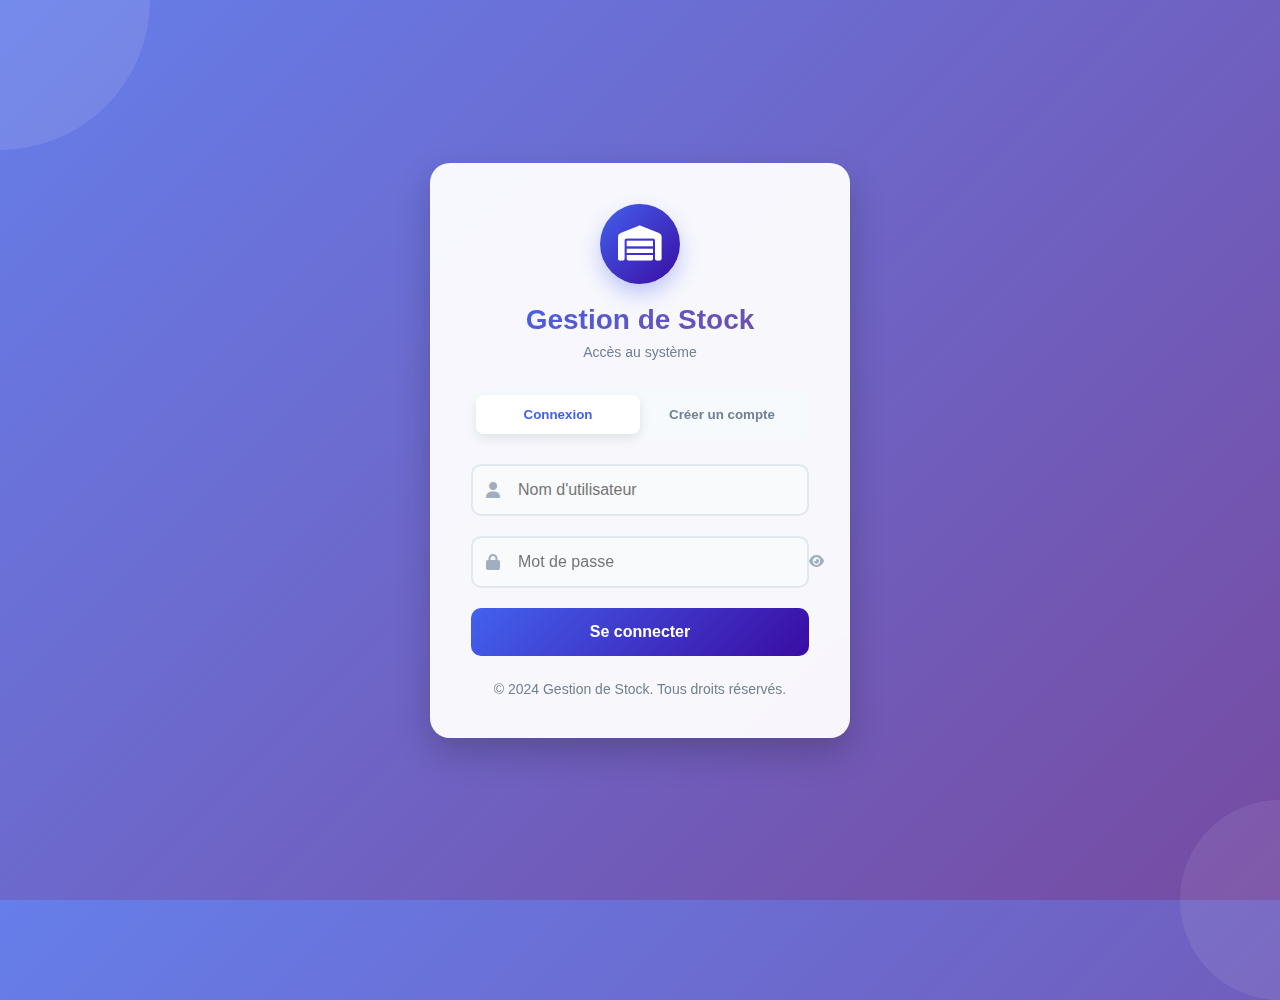
<file: dashboard.html>
<!DOCTYPE html>
<html lang="fr">
<head>
    <meta charset="UTF-8">
    <meta name="viewport" content="width=device-width, initial-scale=1.0">
    <title>Tableau de Bord - Gestion de Stock</title>
    <link rel="stylesheet" href="https://cdnjs.cloudflare.com/ajax/libs/font-awesome/6.4.0/css/all.min.css">
    <link rel="stylesheet" href="dashboard-style.css">
</head>
<body>
    <div class="container">
        <!-- ===== SIDEBAR ===== -->
        <div class="sidebar">
            <div class="logo">
                <h1>Gestion de Stock</h1>
                <p>Établissement Scolaire</p>
            </div>

            <nav class="menu">
                <a href="dashboard.html" class="menu-item active">
                    <i class="fas fa-tachometer-alt"></i>
                    <span>Tableau de Bord</span>
                </a>
                <a href="index.html" class="menu-item">
                    <i class="fas fa-shopping-cart"></i>
                    <span>Commandes</span>
                    <span class="badge">0</span>
                </a>
                <a href="#" class="menu-item">
                    <i class="fas fa-box"></i>
                    <span>Articles</span>
                </a>
                <a href="#" class="menu-item">
                    <i class="fas fa-warehouse"></i>
                    <span>Stock</span>
                </a>
                <a href="#" class="menu-item">
                    <i class="fas fa-users"></i>
                    <span>Utilisateurs</span>
                </a>
                <a href="#" class="menu-item">
                    <i class="fas fa-cog"></i>
                    <span>Paramètres</span>
                </a>
            </nav>

            <div class="user-info">
                <div class="user-avatar">
                    <i class="fas fa-user"></i>
                </div>
                <div class="user-details">
                    <h4 id="user-name">Utilisateur</h4>
                    <p id="user-role">Non connecté</p>
                </div>
            </div>

            <a href="#" class="logout-btn" id="logout-btn">
                <i class="fas fa-sign-in-alt"></i>
                <span>Connexion</span>
            </a>
        </div>

        <!-- ===== MAIN CONTENT ===== -->
        <div class="main-content">
            <!-- Header -->
             <meta http-equiv="Content-Security-Policy" content="default-src 'self'; script-src 'self' https://cdnjs.cloudflare.com; style-src 'self' https://cdnjs.cloudflare.com; font-src https://cdnjs.cloudflare.com;">
<meta name="viewport" content="width=device-width, initial-scale=1.0">
<meta name="description" content="نظام إدارة المخزون للمؤسسات التعليمية">
            <div class="header">
                <h1>
                    <i class="fas fa-tachometer-alt"></i>
                    Tableau de Bord
                </h1>
                <div class="header-actions">
                    <button class="notification-btn" id="notification-btn">
                        <i class="fas fa-bell"></i>
                        <span class="notification-badge">0</span>
                    </button>
                    <div class="current-date" id="current-date"></div>
                </div>
            </div>

            <!-- Stats Cards -->
            <div class="stats-grid">
                <div class="stat-card">
                    <div class="stat-header">
                        <div class="stat-icon">
                            <i class="fas fa-shopping-cart"></i>
                        </div>
                        <span class="stat-trend neutral">-</span>
                    </div>
                    <div class="stat-value">0</div>
                    <div class="stat-label">Commandes en Cours</div>
                </div>

                <div class="stat-card">
                    <div class="stat-header">
                        <div class="stat-icon">
                            <i class="fas fa-exclamation-triangle"></i>
                        </div>
                        <span class="stat-trend neutral">-</span>
                    </div>
                    <div class="stat-value">0</div>
                    <div class="stat-label">Articles en Rupture</div>
                </div>

                <div class="stat-card">
                    <div class="stat-header">
                        <div class="stat-icon">
                            <i class="fas fa-boxes"></i>
                        </div>
                        <span class="stat-trend neutral">-</span>
                    </div>
                    <div class="stat-value">0</div>
                    <div class="stat-label">Total des Articles</div>
                </div>

                <div class="stat-card">
                    <div class="stat-header">
                        <div class="stat-icon">
                            <i class="fas fa-chart-line"></i>
                        </div>
                        <span class="stat-trend neutral">-</span>
                    </div>
                    <div class="stat-value">0</div>
                    <div class="stat-label">Stock Disponible</div>
                </div>
            </div>

            <!-- Main Content Grid -->
            <div class="content-grid">
                <!-- Left Column: History -->
                <div class="section-card">
                    <div class="section-header">
                        <h2 class="section-title">
                            <i class="fas fa-history"></i>
                            Historique des Commandes
                        </h2>
                        <button class="view-all-btn" id="view-all-btn" disabled>
                            Voir Toutes
                            <i class="fas fa-arrow-right"></i>
                        </button>
                    </div>

                    <div class="empty-state">
                        <i class="fas fa-inbox"></i>
                        <h3>Système non configuré</h3>
                        <p>
                            Le système de gestion de stock n'a pas encore été configuré.<br>
                            Veuillez configurer les paramètres de base pour commencer.
                        </p>
                    </div>
                </div>

                <!-- Right Column: Stock Status -->
                <div class="section-card">
                    <div class="section-header">
                        <h2 class="section-title">
                            <i class="fas fa-chart-pie"></i>
                            État du Stock
                        </h2>
                    </div>

                    <div class="empty-state">
                        <i class="fas fa-warehouse"></i>
                        <h3>Configuration requise</h3>
                        <p>
                            Aucun article ou catégorie n'a été configuré.<br>
                            Configurez d'abord les articles et catégories.
                        </p>
                    </div>

                    <!-- Quick Actions (المحافظة على الأزرار الأخرى فقط) -->
                    <div class="quick-actions">
                        <div class="quick-action-btn" id="add-article-btn">
                            <i class="fas fa-box"></i>
                            <span>Ajouter Article</span>
                        </div>
                        <div class="quick-action-btn" id="add-category-btn">
                            <i class="fas fa-folder-plus"></i>
                            <span>Nouvelle Catégorie</span>
                        </div>
                        <div class="quick-action-btn" id="add-service-btn">
                            <i class="fas fa-concierge-bell"></i>
                            <span>Ajouter Service</span>
                        </div>
                        <div class="quick-action-btn" id="config-btn">
                            <i class="fas fa-cogs"></i>
                            <span>Configuration</span>
                        </div>
                    </div>
                </div>
            </div>

            <!-- Footer -->
            <div class="footer">
                <p>© 2024 Gestion de Stock - Établissement Scolaire</p>
                <p class="version">Système en attente de configuration • Version 1.0.0</p>
            </div>
        </div>
    </div>

    <!-- Modal pour Configuration -->
    <div class="modal" id="config-modal">
        <div class="modal-content">
            <div class="modal-header">
                <h3 class="modal-title">
                    <i class="fas fa-cogs"></i>
                    Configuration du Système
                </h3>
                <button class="close-btn" id="close-config-btn">&times;</button>
            </div>
            <div class="modal-body">
                <div class="config-options">
                    <div class="config-option" id="config-articles">
                        <i class="fas fa-box"></i>
                        <div>
                            <h4>Configurer les Articles</h4>
                            <p>Définir les articles et produits du stock</p>
                        </div>
                    </div>
                    <div class="config-option" id="config-categories">
                        <i class="fas fa-folder"></i>
                        <div>
                            <h4>Configurer les Catégories</h4>
                            <p>Créer des catégories pour organiser le stock</p>
                        </div>
                    </div>
                    <div class="config-option" id="config-services">
                        <i class="fas fa-concierge-bell"></i>
                        <div>
                            <h4>Configurer les Services</h4>
                            <p>Définir les services et départements</p>
                        </div>
                    </div>
                    <div class="config-option" id="config-users">
                        <i class="fas fa-users"></i>
                        <div>
                            <h4>Gérer les Utilisateurs</h4>
                            <p>Ajouter et gérer les comptes utilisateurs</p>
                        </div>
                    </div>
                </div>
            </div>
            <div class="modal-actions">
                <button class="modal-btn modal-btn-secondary" id="cancel-config-btn">
                    Annuler
                </button>
                <button class="modal-btn modal-btn-primary" id="save-config-btn">
                    Enregistrer
                </button>
            </div>
        </div>
    </div>

    <!-- Overlay de chargement -->
    <div id="loading-overlay">
        <div class="loading-content">
            <i class="fas fa-spinner fa-spin"></i>
            <p>Chargement...</p>
        </div>
    </div>

    <script src="dashboard-script.js"></script>
</body>
</html>
</file>
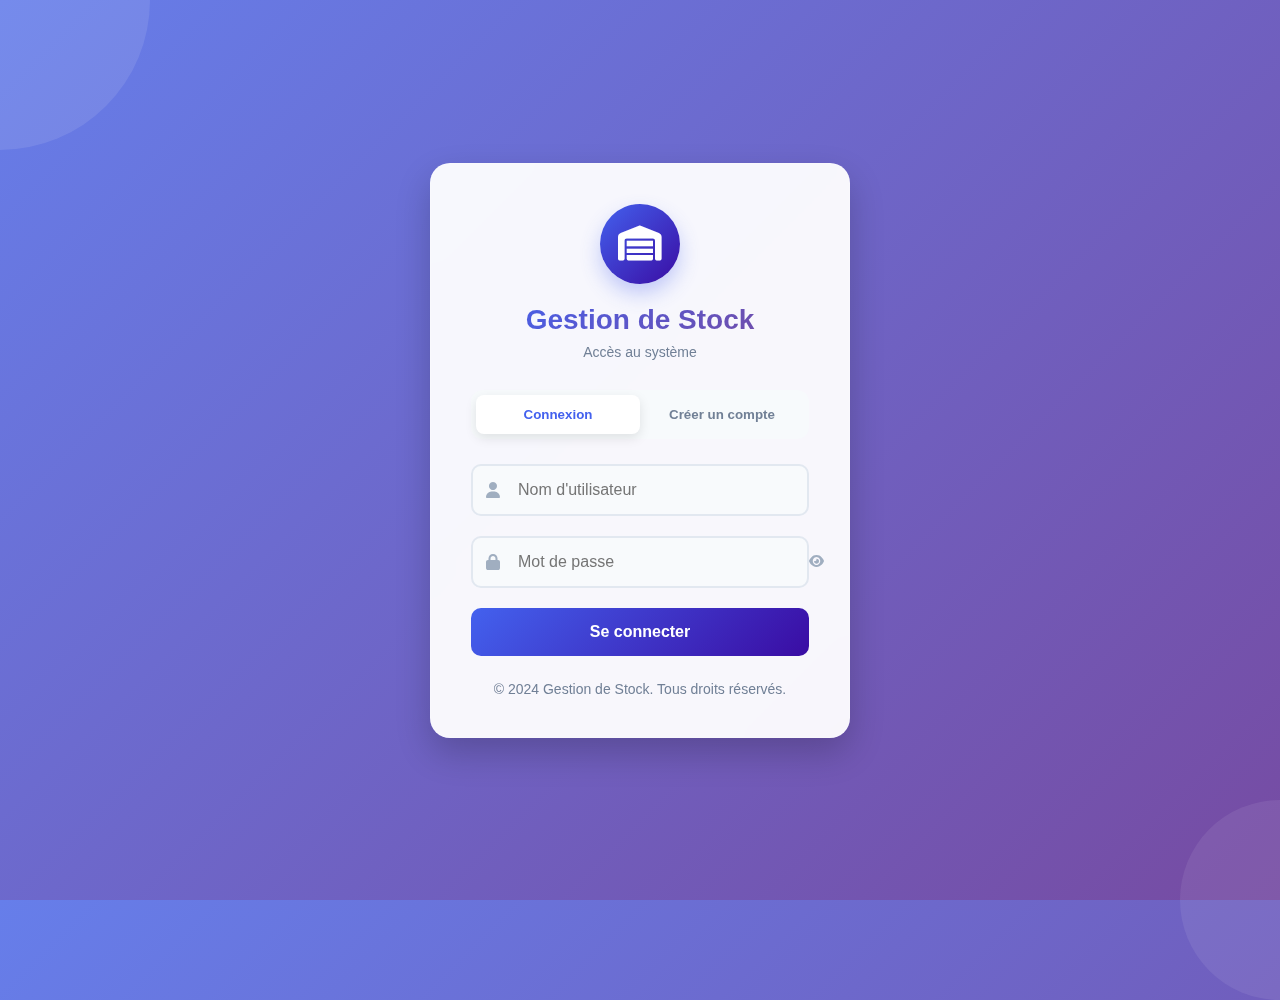
<file: login.html>
<!DOCTYPE html>
<html lang="fr">
<head>
    <meta charset="UTF-8">
    <title>Connexion - Gestion de Stock</title>
    <link rel="stylesheet" href="login.css">
    <link rel="stylesheet" href="https://cdnjs.cloudflare.com/ajax/libs/font-awesome/6.4.0/css/all.min.css">
</head>
<body>

<div class="auth-container">
    <div class="auth-card">

        <div class="auth-header">
            <div class="auth-logo">
                <i class="fas fa-warehouse"></i>
            </div>
            <h1 class="auth-title">Gestion de Stock</h1>
            <div class="auth-subtitle">Accès au système</div>
        </div>

        <div class="auth-tabs">
            <button class="auth-tab active" data-tab="login">Connexion</button>
            <button class="auth-tab" data-tab="signup">Créer un compte</button>
        </div>

        <!-- LOGIN -->
        <form class="auth-form active" id="login-form">
            <div class="form-group">
                <i class="fas fa-user"></i>
                <input type="text" id="login-username" placeholder="Nom d'utilisateur" class="form-input">
            </div>
            <div class="form-group">
                <i class="fas fa-lock"></i>
                <input type="password" id="login-password" placeholder="Mot de passe" class="form-input">
                <button type="button" class="password-toggle" id="toggle-login-password">
                    <i class="fas fa-eye"></i>
                </button>
            </div>
            <button type="button" id="loginBtn" class="auth-button">Se connecter</button>
            <div class="error-message" id="login-error">Identifiants incorrects</div>
        </form>

        <!-- SIGNUP -->
        <form class="auth-form" id="signup-form">
            <div class="form-group">
                <i class="fas fa-user-circle"></i>
                <input type="text" id="signup-name" placeholder="Nom complet" class="form-input">
            </div>
            <div class="form-group">
                <i class="fas fa-user"></i>
                <input type="text" id="signup-username" placeholder="Nom d'utilisateur" class="form-input">
            </div>
            <div class="form-group">
                <i class="fas fa-lock"></i>
                <input type="password" id="signup-password" placeholder="Mot de passe" class="form-input">
                <button type="button" class="password-toggle" id="toggle-signup-password">
                    <i class="fas fa-eye"></i>
                </button>
            </div>
            <div class="form-group">
                <i class="fas fa-user-tag"></i>
                <select id="signup-role" class="form-input">
                    <option value="user">User</option>
                    <option value="admin">Admin</option>
                </select>
            </div>
            <button type="button" id="signupBtn" class="auth-button">Créer compte</button>
            <div class="error-message" id="signup-error"></div>
        </form>

        <div class="auth-footer">
            <p>© 2024 Gestion de Stock. Tous droits réservés.</p>
        </div>

    </div>
</div>

<script src="login.js"></script>
</body>
</html>
</file>
<file: dashboard-style.css>
/* ===== VARIABLES ===== */
:root {
    --primary: #4361ee;
    --primary-dark: #3a56d4;
    --secondary: #7209b7;
    --success: #4cc9f0;
    --warning: #f72585;
    --info: #4895ef;
    --danger: #e63946;
    --light: #f8f9fa;
    --dark: #212529;
    --gray: #6c757d;
    --light-gray: #e9ecef;
    --border: #dee2e6;
    --sidebar-width: 250px;
    --header-height: 70px;
    --card-radius: 12px;
    --transition: all 0.3s ease;
}

/* ===== RESET & BASE ===== */
* {
    margin: 0;
    padding: 0;
    box-sizing: border-box;
}

body {
    font-family: 'Segoe UI', Tahoma, Geneva, Verdana, sans-serif;
    background: linear-gradient(135deg, #667eea 0%, #764ba2 100%);
    color: var(--dark);
    line-height: 1.6;
    min-height: 100vh;
}

/* ===== LAYOUT ===== */
.container {
    display: flex;
    min-height: 100vh;
}

/* ===== SIDEBAR ===== */
.sidebar {
    width: var(--sidebar-width);
    background: linear-gradient(180deg, var(--dark) 0%, #343a40 100%);
    color: white;
    padding: 25px 0;
    box-shadow: 5px 0 15px rgba(0, 0, 0, 0.1);
    z-index: 100;
    display: flex;
    flex-direction: column;
}

.logo {
    text-align: center;
    padding: 0 20px 30px;
    border-bottom: 1px solid rgba(255, 255, 255, 0.1);
    margin-bottom: 30px;
}

.logo h1 {
    font-size: 20px;
    font-weight: 600;
    margin-bottom: 5px;
    color: white;
}

.logo p {
    font-size: 12px;
    color: rgba(255, 255, 255, 0.7);
}

.menu {
    flex: 1;
    padding: 0 20px;
}

.menu-item {
    display: flex;
    align-items: center;
    padding: 14px 20px;
    margin-bottom: 8px;
    border-radius: 8px;
    color: rgba(255, 255, 255, 0.8);
    text-decoration: none;
    transition: var(--transition);
    cursor: pointer;
}

.menu-item:hover {
    background: rgba(255, 255, 255, 0.1);
    color: white;
    transform: translateX(5px);
}

.menu-item.active {
    background: var(--primary);
    color: white;
    box-shadow: 0 4px 12px rgba(67, 97, 238, 0.3);
}

.menu-item i {
    width: 24px;
    margin-right: 12px;
    font-size: 18px;
}

.menu-item span {
    font-size: 15px;
    font-weight: 500;
}

.badge {
    background: var(--warning);
    color: white;
    font-size: 12px;
    padding: 2px 8px;
    border-radius: 10px;
    margin-left: auto;
}

.badge.inactive {
    background: #6c757d !important;
    opacity: 0.7;
}

.user-info {
    padding: 25px 20px;
    border-top: 1px solid rgba(255, 255, 255, 0.1);
    margin-top: auto;
    display: flex;
    align-items: center;
}

.user-avatar {
    width: 45px;
    height: 45px;
    background: linear-gradient(135deg, var(--primary), var(--secondary));
    border-radius: 50%;
    display: flex;
    align-items: center;
    justify-content: center;
    margin-right: 12px;
    font-size: 18px;
    font-weight: 600;
}

.user-details h4 {
    font-size: 15px;
    font-weight: 600;
    margin-bottom: 3px;
}

.user-details p {
    font-size: 13px;
    color: rgba(255, 255, 255, 0.7);
}

.logout-btn {
    display: flex;
    align-items: center;
    justify-content: center;
    padding: 12px;
    margin: 20px;
    background: rgba(255, 255, 255, 0.1);
    border: 1px solid rgba(255, 255, 255, 0.2);
    border-radius: 8px;
    color: white;
    text-decoration: none;
    transition: var(--transition);
}

.logout-btn:hover {
    background: rgba(255, 255, 255, 0.2);
}

.logout-btn i {
    margin-right: 8px;
}

/* ===== MAIN CONTENT ===== */
.main-content {
    flex: 1;
    padding: 30px;
    overflow-y: auto;
    background: #f8f9fa;
}

/* ===== HEADER ===== */
.header {
    display: flex;
    justify-content: space-between;
    align-items: center;
    margin-bottom: 30px;
    padding-bottom: 20px;
    border-bottom: 2px solid var(--light-gray);
}

.header h1 {
    font-size: 28px;
    font-weight: 700;
    color: var(--dark);
    display: flex;
    align-items: center;
    gap: 10px;
}

.header h1 i {
    color: var(--primary);
}

.header-actions {
    display: flex;
    gap: 15px;
    align-items: center;
}

.current-date {
    background: white;
    padding: 10px 20px;
    border-radius: 8px;
    font-size: 14px;
    font-weight: 500;
    color: var(--gray);
    box-shadow: 0 2px 8px rgba(0, 0, 0, 0.1);
}

.notification-btn {
    position: relative;
    background: white;
    border: none;
    width: 45px;
    height: 45px;
    border-radius: 50%;
    display: flex;
    align-items: center;
    justify-content: center;
    cursor: pointer;
    box-shadow: 0 4px 12px rgba(0, 0, 0, 0.1);
    transition: var(--transition);
}

.notification-btn:hover {
    transform: translateY(-3px);
    box-shadow: 0 6px 15px rgba(0, 0, 0, 0.15);
}

.notification-badge {
    position: absolute;
    top: -5px;
    right: -5px;
    background: var(--warning);
    color: white;
    font-size: 11px;
    width: 20px;
    height: 20px;
    border-radius: 50%;
    display: flex;
    align-items: center;
    justify-content: center;
}

/* ===== STATS CARDS ===== */
.stats-grid {
    display: grid;
    grid-template-columns: repeat(auto-fit, minmax(250px, 1fr));
    gap: 25px;
    margin-bottom: 40px;
}

.stat-card {
    background: white;
    border-radius: var(--card-radius);
    padding: 25px;
    box-shadow: 0 5px 15px rgba(0, 0, 0, 0.08);
    transition: var(--transition);
    border-left: 5px solid;
    cursor: pointer;
    position: relative;
    overflow: hidden;
}

.stat-card:hover {
    transform: translateY(-5px);
    box-shadow: 0 8px 25px rgba(0, 0, 0, 0.12);
}

.stat-card::after {
    content: '';
    position: absolute;
    top: 0;
    left: 0;
    width: 100%;
    height: 100%;
    background: linear-gradient(135deg, rgba(255,255,255,0.1) 0%, rgba(255,255,255,0) 100%);
    pointer-events: none;
}

.stat-card:nth-child(1) { border-color: var(--primary); }
.stat-card:nth-child(2) { border-color: var(--warning); }
.stat-card:nth-child(3) { border-color: var(--success); }
.stat-card:nth-child(4) { border-color: var(--info); }

.stat-header {
    display: flex;
    justify-content: space-between;
    align-items: center;
    margin-bottom: 15px;
}

.stat-icon {
    width: 50px;
    height: 50px;
    border-radius: 12px;
    display: flex;
    align-items: center;
    justify-content: center;
    font-size: 22px;
    color: white;
    opacity: 0.8;
}

.stat-card:nth-child(1) .stat-icon { background: var(--primary); }
.stat-card:nth-child(2) .stat-icon { background: var(--warning); }
.stat-card:nth-child(3) .stat-icon { background: var(--success); }
.stat-card:nth-child(4) .stat-icon { background: var(--info); }

.stat-trend {
    font-size: 14px;
    font-weight: 500;
    padding: 4px 10px;
    border-radius: 20px;
    background: rgba(0, 0, 0, 0.05);
}

.stat-trend.positive { color: #28a745; background: rgba(40, 167, 69, 0.1); }
.stat-trend.negative { color: #dc3545; background: rgba(220, 53, 69, 0.1); }
.stat-trend.neutral { color: #6c757d; background: rgba(108, 117, 125, 0.1); }

.stat-value {
    font-size: 32px;
    font-weight: 700;
    margin-bottom: 5px;
    color: var(--dark);
    transition: var(--transition);
}

.stat-label {
    font-size: 14px;
    color: var(--gray);
    font-weight: 500;
}

/* ===== CONTENT GRID ===== */
.content-grid {
    display: grid;
    grid-template-columns: 2fr 1fr;
    gap: 30px;
    margin-bottom: 40px;
}

@media (max-width: 1200px) {
    .content-grid {
        grid-template-columns: 1fr;
    }
}

/* ===== SECTION CARDS ===== */
.section-card {
    background: white;
    border-radius: var(--card-radius);
    padding: 30px;
    box-shadow: 0 5px 15px rgba(0, 0, 0, 0.08);
}

.section-header {
    display: flex;
    justify-content: space-between;
    align-items: center;
    margin-bottom: 25px;
    padding-bottom: 15px;
    border-bottom: 2px solid var(--light-gray);
}

.section-title {
    font-size: 20px;
    font-weight: 600;
    color: var(--dark);
    display: flex;
    align-items: center;
    gap: 10px;
}

.section-title i {
    color: var(--primary);
}

.view-all-btn {
    background: transparent;
    border: none;
    color: var(--primary);
    font-weight: 500;
    cursor: pointer;
    display: flex;
    align-items: center;
    gap: 8px;
    transition: var(--transition);
    padding: 8px 16px;
    border-radius: 6px;
}

.view-all-btn:hover:not(:disabled) {
    background: rgba(67, 97, 238, 0.1);
}

.view-all-btn:disabled {
    opacity: 0.5;
    cursor: not-allowed;
    color: var(--gray);
}

/* ===== EMPTY STATES ===== */
.empty-state {
    text-align: center;
    padding: 60px 20px;
    color: #6c757d;
}

.empty-state i {
    font-size: 64px;
    color: #dee2e6;
    margin-bottom: 25px;
    display: block;
    opacity: 0.7;
}

.empty-state h3 {
    font-size: 20px;
    font-weight: 600;
    margin-bottom: 15px;
    color: #495057;
}

.empty-state p {
    font-size: 15px;
    color: #adb5bd;
    line-height: 1.6;
    max-width: 500px;
    margin: 0 auto 30px;
}

/* ===== QUICK ACTIONS ===== */
.quick-actions {
    display: grid;
    grid-template-columns: repeat(2, 1fr);
    gap: 15px;
    margin-top: 30px;
}

.quick-action-btn {
    background: white;
    border: 2px solid var(--light-gray);
    border-radius: 10px;
    padding: 15px;
    display: flex;
    flex-direction: column;
    align-items: center;
    justify-content: center;
    gap: 10px;
    cursor: pointer;
    transition: var(--transition);
}

.quick-action-btn:hover {
    border-color: var(--primary);
    background: rgba(67, 97, 238, 0.05);
    transform: translateY(-3px);
}

.quick-action-btn i {
    font-size: 24px;
    color: var(--primary);
}

.quick-action-btn span {
    font-size: 13px;
    font-weight: 500;
    text-align: center;
    color: var(--dark);
}

/* ===== FOOTER ===== */
.footer {
    text-align: center;
    padding: 20px;
    color: var(--gray);
    font-size: 14px;
    border-top: 1px solid var(--light-gray);
    margin-top: 40px;
    display: flex;
    justify-content: space-between;
    align-items: center;
}

.version {
    font-size: 12px;
    color: var(--gray);
    opacity: 0.7;
}

/* ===== MODAL ===== */
.modal {
    display: none;
    position: fixed;
    top: 0;
    left: 0;
    width: 100%;
    height: 100%;
    background: rgba(15, 23, 42, 0.7);
    backdrop-filter: blur(5px);
    align-items: center;
    justify-content: center;
    z-index: 1000;
}

.modal-content {
    background: white;
    border-radius: 20px;
    padding: 30px;
    width: 90%;
    max-width: 500px;
    max-height: 80vh;
    overflow-y: auto;
    position: relative;
    animation: modalSlideIn 0.3s ease-out;
}

@keyframes modalSlideIn {
    from {
        opacity: 0;
        transform: translateY(-20px);
    }
    to {
        opacity: 1;
        transform: translateY(0);
    }
}

.modal-header {
    display: flex;
    justify-content: space-between;
    align-items: center;
    margin-bottom: 20px;
    padding-bottom: 15px;
    border-bottom: 2px solid var(--light-gray);
}

.modal-title {
    font-size: 22px;
    font-weight: 700;
    color: var(--dark);
    display: flex;
    align-items: center;
    gap: 10px;
}

.close-btn {
    background: none;
    border: none;
    font-size: 28px;
    cursor: pointer;
    color: var(--gray);
    transition: color 0.2s;
    padding: 8px;
    border-radius: 8px;
}

.close-btn:hover {
    color: var(--dark);
    background: var(--light-gray);
}

.modal-body {
    margin-bottom: 20px;
    max-height: 400px;
    overflow-y: auto;
}

.modal-actions {
    display: flex;
    justify-content: flex-end;
    gap: 15px;
    padding-top: 20px;
    border-top: 2px solid var(--light-gray);
}

.modal-btn {
    padding: 12px 24px;
    border-radius: 8px;
    font-size: 15px;
    font-weight: 500;
    cursor: pointer;
    transition: var(--transition);
    border: none;
}

.modal-btn-primary {
    background: var(--primary);
    color: white;
}

.modal-btn-secondary {
    background: var(--light-gray);
    color: var(--dark);
}

.modal-btn:hover {
    transform: translateY(-2px);
}

/* ===== BUTTONS ===== */
.action-btn {
    background: var(--primary);
    color: white;
    border: none;
    padding: 10px 20px;
    border-radius: 6px;
    font-size: 14px;
    font-weight: 500;
    cursor: pointer;
    transition: var(--transition);
    display: inline-flex;
    align-items: center;
    gap: 8px;
}

.action-btn:hover {
    background: var(--primary-dark);
    transform: translateY(-2px);
    box-shadow: 0 4px 12px rgba(67, 97, 238, 0.3);
}

/* ===== LOADING OVERLAY (الإضافة الجديدة) ===== */
#loading-overlay {
    display: none;
    position: fixed;
    top: 0;
    left: 0;
    width: 100%;
    height: 100%;
    background: rgba(15, 23, 42, 0.8);
    backdrop-filter: blur(5px);
    z-index: 9999;
    justify-content: center;
    align-items: center;
    color: white;
}

.loading-content {
    text-align: center;
    padding: 40px;
    background: rgba(255, 255, 255, 0.1);
    border-radius: 15px;
    backdrop-filter: blur(10px);
    border: 1px solid rgba(255, 255, 255, 0.2);
}

.loading-content i {
    font-size: 48px;
    margin-bottom: 20px;
    color: #4cc9f0;
}

.loading-content p {
    font-size: 18px;
    font-weight: 500;
    color: white;
}

/* ===== CONFIGURATION OPTIONS (الإضافة الجديدة) ===== */
.config-options {
    display: grid;
    grid-template-columns: 1fr;
    gap: 15px;
    margin-bottom: 20px;
}

.config-option {
    display: flex;
    align-items: center;
    padding: 15px;
    border: 2px solid var(--light-gray);
    border-radius: 10px;
    cursor: pointer;
    transition: var(--transition);
    background: white;
}

.config-option:hover {
    border-color: var(--primary);
    background: rgba(67, 97, 238, 0.05);
    transform: translateY(-2px);
    box-shadow: 0 4px 12px rgba(0, 0, 0, 0.1);
}

.config-option i {
    font-size: 24px;
    color: var(--primary);
    margin-right: 15px;
    width: 40px;
    text-align: center;
}

.config-option h4 {
    font-size: 16px;
    font-weight: 600;
    color: var(--dark);
    margin-bottom: 5px;
}

.config-option p {
    font-size: 13px;
    color: var(--gray);
    line-height: 1.4;
}

/* ===== FORM CONTAINER (الإضافة الجديدة) ===== */
.form-container {
    padding: 10px;
}

.form-group {
    margin-bottom: 20px;
}

.form-group label {
    display: block;
    margin-bottom: 8px;
    font-weight: 500;
    color: var(--dark);
    font-size: 14px;
}

.form-group .form-input {
    width: 100%;
    padding: 12px 15px;
    border: 2px solid var(--border);
    border-radius: 8px;
    font-size: 15px;
    transition: var(--transition);
    background: white;
}

.form-group .form-input:focus {
    outline: none;
    border-color: var(--primary);
    box-shadow: 0 0 0 3px rgba(67, 97, 238, 0.1);
}

/* ===== ANIMATIONS ===== */
@keyframes fadeIn {
    from { opacity: 0; transform: translateY(20px); }
    to { opacity: 1; transform: translateY(0); }
}

@keyframes pulse {
    0% { transform: scale(1); }
    50% { transform: scale(1.05); }
    100% { transform: scale(1); }
}

.stat-card, .section-card {
    animation: fadeIn 0.5s ease-out;
}

.stat-card:nth-child(2) { animation-delay: 0.1s; }
.stat-card:nth-child(3) { animation-delay: 0.2s; }
.stat-card:nth-child(4) { animation-delay: 0.3s; }

.config-option:hover i {
    animation: pulse 1s infinite;
}

/* ===== RESPONSIVE DESIGN ===== */
@media (max-width: 992px) {
    .container {
        flex-direction: column;
    }
    
    .sidebar {
        width: 100%;
        height: auto;
        padding: 15px;
    }
    
    .menu {
        display: flex;
        flex-wrap: wrap;
        gap: 10px;
    }
    
    .menu-item {
        flex: 1;
        min-width: 150px;
        margin-bottom: 0;
    }
    
    .user-info {
        display: none;
    }
}

@media (max-width: 768px) {
    .stats-grid {
        grid-template-columns: repeat(2, 1fr);
    }
    
    .quick-actions {
        grid-template-columns: 1fr;
    }
    
    .footer {
        flex-direction: column;
        gap: 10px;
    }
    
    .config-options {
        grid-template-columns: 1fr;
    }
    
    .empty-state {
        padding: 40px 15px;
    }
    
    .empty-state i {
        font-size: 48px;
    }
    
    .empty-state h3 {
        font-size: 18px;
    }
    
    .empty-state p {
        font-size: 14px;
    }
}

@media (max-width: 576px) {
    .stats-grid {
        grid-template-columns: 1fr;
    }
    
    .header {
        flex-direction: column;
        gap: 15px;
        text-align: center;
    }
    
    .section-header {
        flex-direction: column;
        gap: 15px;
        align-items: flex-start;
    }
    
    .view-all-btn {
        align-self: flex-end;
    }
    
    .header-actions {
        flex-direction: column;
        gap: 10px;
    }
    
    .modal-content {
        padding: 20px;
        width: 95%;
    }
    
    .modal-actions {
        flex-direction: column;
        gap: 10px;
    }
    
    .modal-btn {
        width: 100%;
    }
}

/* ===== UTILITY CLASSES ===== */
.text-center { text-align: center; }
.text-right { text-align: right; }
.text-left { text-align: left; }

.mb-1 { margin-bottom: 0.25rem; }
.mb-2 { margin-bottom: 0.5rem; }
.mb-3 { margin-bottom: 1rem; }
.mb-4 { margin-bottom: 1.5rem; }
.mb-5 { margin-bottom: 3rem; }

.mt-1 { margin-top: 0.25rem; }
.mt-2 { margin-top: 0.5rem; }
.mt-3 { margin-top: 1rem; }
.mt-4 { margin-top: 1.5rem; }
.mt-5 { margin-top: 3rem; }

.p-1 { padding: 0.25rem; }
.p-2 { padding: 0.5rem; }
.p-3 { padding: 1rem; }
.p-4 { padding: 1.5rem; }
.p-5 { padding: 3rem; }

.d-none { display: none; }
.d-block { display: block; }
.d-flex { display: flex; }
.d-grid { display: grid; }

.flex-column { flex-direction: column; }
.flex-row { flex-direction: row; }
.justify-center { justify-content: center; }
.align-center { align-items: center; }

.w-100 { width: 100%; }
.h-100 { height: 100%; }

.bg-primary { background-color: var(--primary); }
.bg-secondary { background-color: var(--secondary); }
.bg-success { background-color: var(--success); }
.bg-warning { background-color: var(--warning); }
.bg-danger { background-color: var(--danger); }
.bg-light { background-color: var(--light); }
.bg-dark { background-color: var(--dark); }

.text-primary { color: var(--primary); }
.text-secondary { color: var(--secondary); }
.text-success { color: var(--success); }
.text-warning { color: var(--warning); }
.text-danger { color: var(--danger); }
.text-light { color: var(--light); }
.text-dark { color: var(--dark); }
.text-white { color: white; }
.text-gray { color: var(--gray); }

.rounded { border-radius: 0.25rem; }
.rounded-lg { border-radius: 0.5rem; }
.rounded-xl { border-radius: 1rem; }

.shadow { box-shadow: 0 0.5rem 1rem rgba(0, 0, 0, 0.15); }
.shadow-sm { box-shadow: 0 0.125rem 0.25rem rgba(0, 0, 0, 0.075); }
.shadow-lg { box-shadow: 0 1rem 3rem rgba(0, 0, 0, 0.175); }

/* ===== CUSTOM SCROLLBAR ===== */
::-webkit-scrollbar {
    width: 8px;
    height: 8px;
}

::-webkit-scrollbar-track {
    background: #f1f1f1;
    border-radius: 4px;
}

::-webkit-scrollbar-thumb {
    background: #c1c1c1;
    border-radius: 4px;
}

::-webkit-scrollbar-thumb:hover {
    background: #a1a1a1;
}

.modal-content::-webkit-scrollbar {
    width: 6px;
}

.modal-content::-webkit-scrollbar-track {
    background: transparent;
}

.modal-content::-webkit-scrollbar-thumb {
    background: #d1d1d1;
    border-radius: 3px;
}

/* ===== PRINT STYLES ===== */
@media print {
    .sidebar,
    .header-actions,
    .notification-btn,
    .quick-actions,
    .logout-btn,
    .modal {
        display: none !important;
    }
    
    .main-content {
        padding: 0;
        background: white;
    }
    
    .stat-card,
    .section-card {
        box-shadow: none;
        border: 1px solid #ddd;
        break-inside: avoid;
    }
    
    .footer {
        border-top: 1px solid #ddd;
    }
}

/* ===== DARK MODE SUPPORT ===== */
@media (prefers-color-scheme: dark) {
    .main-content {
        background: #1a1a1a;
    }
    
    .stat-card,
    .section-card {
        background: #2d2d2d;
        color: #f0f0f0;
    }
    
    .stat-value,
    .section-title,
    .stat-label {
        color: #f0f0f0;
    }
    
    .empty-state h3 {
        color: #e0e0e0;
    }
    
    .empty-state p {
        color: #b0b0b0;
    }
}
</file>
<file: login.css>
* {
    margin: 0;
    padding: 0;
    box-sizing: border-box;
    font-family: 'Segoe UI', Tahoma, Geneva, Verdana, sans-serif;
}

body {
    min-height: 100vh;
    background: linear-gradient(135deg, #667eea 0%, #764ba2 100%);
    display: flex;
    justify-content: center;
    align-items: center;
    padding: 20px;
    position: relative;
    overflow: hidden;
}

body::before {
    content: '';
    position: absolute;
    width: 300px;
    height: 300px;
    border-radius: 50%;
    background: rgba(255, 255, 255, 0.1);
    top: -150px;
    left: -150px;
}

body::after {
    content: '';
    position: absolute;
    width: 200px;
    height: 200px;
    border-radius: 50%;
    background: rgba(255, 255, 255, 0.08);
    bottom: -100px;
    right: -100px;
}

.auth-container {
    width: 100%;
    max-width: 420px;
    z-index: 10;
}

.auth-card {
    background: rgba(255, 255, 255, 0.95);
    backdrop-filter: blur(10px);
    padding: 40px;
    border-radius: 20px;
    box-shadow: 0 15px 35px rgba(0, 0, 0, 0.2);
    border: 1px solid rgba(255, 255, 255, 0.2);
    transform: translateY(0);
    transition: transform 0.3s ease, box-shadow 0.3s ease;
}

.auth-card:hover {
    transform: translateY(-5px);
    box-shadow: 0 25px 50px rgba(0, 0, 0, 0.25);
}

.auth-header {
    text-align: center;
    margin-bottom: 30px;
}

.auth-logo {
    width: 80px;
    height: 80px;
    background: linear-gradient(135deg, #4361ee, #3a0ca3);
    border-radius: 50%;
    color: white;
    font-size: 35px;
    display: flex;
    justify-content: center;
    align-items: center;
    margin: 0 auto 20px;
    box-shadow: 0 10px 20px rgba(67, 97, 238, 0.3);
    transition: transform 0.3s ease;
}

.auth-logo:hover {
    transform: scale(1.05) rotate(10deg);
}

.auth-title {
    color: #2d3748;
    font-size: 28px;
    font-weight: 700;
    margin-bottom: 8px;
    background: linear-gradient(135deg, #4361ee, #764ba2);
    -webkit-background-clip: text;
    -webkit-text-fill-color: transparent;
    background-clip: text;
}

.auth-subtitle {
    color: #718096;
    font-size: 14px;
    font-weight: 500;
}

.auth-tabs {
    display: flex;
    margin-bottom: 25px;
    background: #f7fafc;
    border-radius: 12px;
    padding: 5px;
    position: relative;
}

.auth-tab {
    flex: 1;
    padding: 12px;
    border: none;
    cursor: pointer;
    background: transparent;
    font-weight: 600;
    color: #718096;
    border-radius: 8px;
    transition: all 0.3s ease;
    position: relative;
    z-index: 1;
}

.auth-tab.active {
    background: white;
    color: #4361ee;
    box-shadow: 0 4px 12px rgba(0, 0, 0, 0.1);
}

.auth-form {
    display: none;
    animation: fadeIn 0.5s ease forwards;
}

@keyframes fadeIn {
    from {
        opacity: 0;
        transform: translateY(10px);
    }
    to {
        opacity: 1;
        transform: translateY(0);
    }
}

.auth-form.active {
    display: block;
}

.form-group {
    position: relative;
    margin-bottom: 20px;
}

.form-input {
    width: 100%;
    padding: 15px 15px 15px 45px;
    border: 2px solid #e2e8f0;
    border-radius: 10px;
    font-size: 16px;
    transition: all 0.3s ease;
    background: #f8fafc;
    color: #2d3748;
}

.form-input:focus {
    outline: none;
    border-color: #4361ee;
    background: white;
    box-shadow: 0 0 0 3px rgba(67, 97, 238, 0.1);
}

.form-group i {
    position: absolute;
    left: 15px;
    top: 50%;
    transform: translateY(-50%);
    color: #a0aec0;
    transition: color 0.3s ease;
}

.form-input:focus + i {
    color: #4361ee;
}

.auth-button {
    width: 100%;
    padding: 15px;
    background: linear-gradient(135deg, #4361ee, #3a0ca3);
    color: white;
    border: none;
    border-radius: 10px;
    cursor: pointer;
    font-weight: 600;
    font-size: 16px;
    transition: all 0.3s ease;
    position: relative;
    overflow: hidden;
}

.auth-button::before {
    content: '';
    position: absolute;
    top: 50%;
    left: 50%;
    width: 0;
    height: 0;
    border-radius: 50%;
    background: rgba(255, 255, 255, 0.2);
    transform: translate(-50%, -50%);
    transition: width 0.6s, height 0.6s;
}

.auth-button:hover::before {
    width: 300px;
    height: 300px;
}

.auth-button:hover {
    transform: translateY(-2px);
    box-shadow: 0 10px 20px rgba(67, 97, 238, 0.3);
}

.auth-button:active {
    transform: translateY(0);
}

.error-message {
    color: #e53e3e;
    margin-top: 12px;
    padding: 10px;
    background: #fed7d7;
    border-radius: 8px;
    font-size: 14px;
    display: none;
    animation: shake 0.5s ease;
}

@keyframes shake {
    0%, 100% { transform: translateX(0); }
    25% { transform: translateX(-5px); }
    75% { transform: translateX(5px); }
}

.success-message {
    color: #38a169;
    margin-top: 12px;
    padding: 10px;
    background: #c6f6d5;
    border-radius: 8px;
    font-size: 14px;
    display: none;
}

.auth-footer {
    text-align: center;
    margin-top: 25px;
    color: #718096;
    font-size: 14px;
}

.auth-footer a {
    color: #4361ee;
    text-decoration: none;
    font-weight: 600;
    transition: color 0.3s ease;
}

.auth-footer a:hover {
    color: #3a0ca3;
    text-decoration: underline;
}

.password-toggle {
    position: absolute;
    right: 15px;
    top: 50%;
    transform: translateY(-50%);
    background: none;
    border: none;
    color: #a0aec0;
    cursor: pointer;
    transition: color 0.3s ease;
}

.password-toggle:hover {
    color: #4361ee;
}

@media (max-width: 480px) {
    .auth-container {
        padding: 10px;
    }
    
    .auth-card {
        padding: 25px;
    }
    
    .auth-title {
        font-size: 24px;
    }
}
</file>
